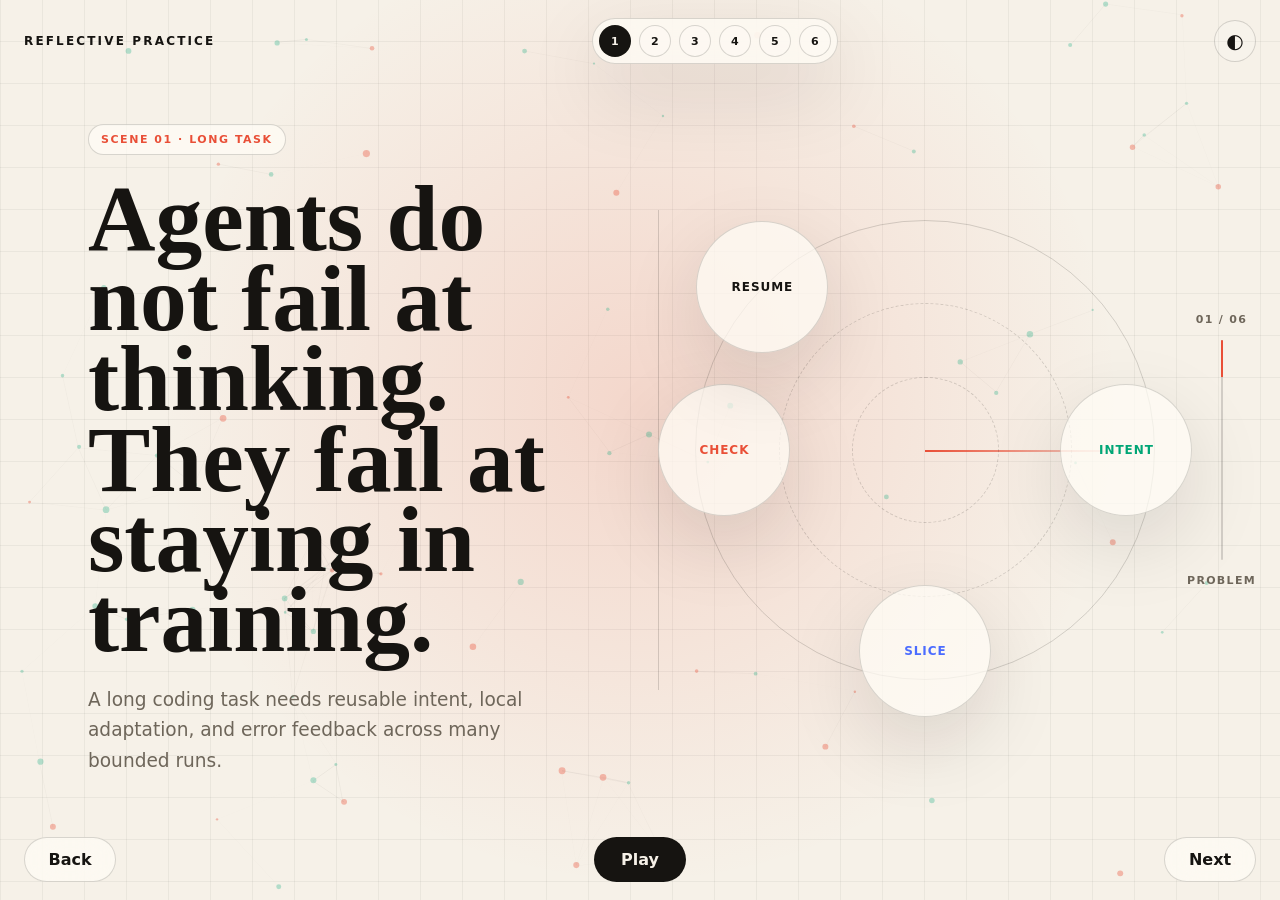
<file: 2practice-projects/live-loop-cinema/index.html>
<!doctype html>
<html lang="en">
  <head>
    <meta charset="UTF-8" />
    <meta name="viewport" content="width=device-width, initial-scale=1.0" />
    <title>Live Loop Cinema</title>
    <link rel="stylesheet" href="./styles.css" />
  </head>
  <body>
    <div id="deck" class="deck" tabindex="0" aria-label="Live Loop Cinema interactive deck">
      <canvas id="field" aria-hidden="true"></canvas>

      <header class="deck-top">
        <a href="../portfolio-resume/index.html" class="brand">Reflective Practice</a>
        <nav id="sceneNav" class="scene-nav" aria-label="Scene navigation"></nav>
        <button id="themeBtn" class="icon-btn" type="button" title="Switch visual mode" aria-label="Switch visual mode">◐</button>
      </header>

      <main id="sceneRoot" class="scene-root" aria-live="polite"></main>

      <aside class="side-rail" aria-label="Scene progress">
        <span id="sceneCount">01 / 06</span>
        <div class="rail-track"><span id="railProgress"></span></div>
        <span id="sceneMode">narrative</span>
      </aside>

      <footer class="deck-bottom">
        <button id="prevBtn" class="text-btn" type="button">Back</button>
        <button id="playBtn" class="text-btn primary" type="button">Play</button>
        <button id="nextBtn" class="text-btn" type="button">Next</button>
      </footer>
    </div>

    <script src="./app.js"></script>
  </body>
</html>
</file>
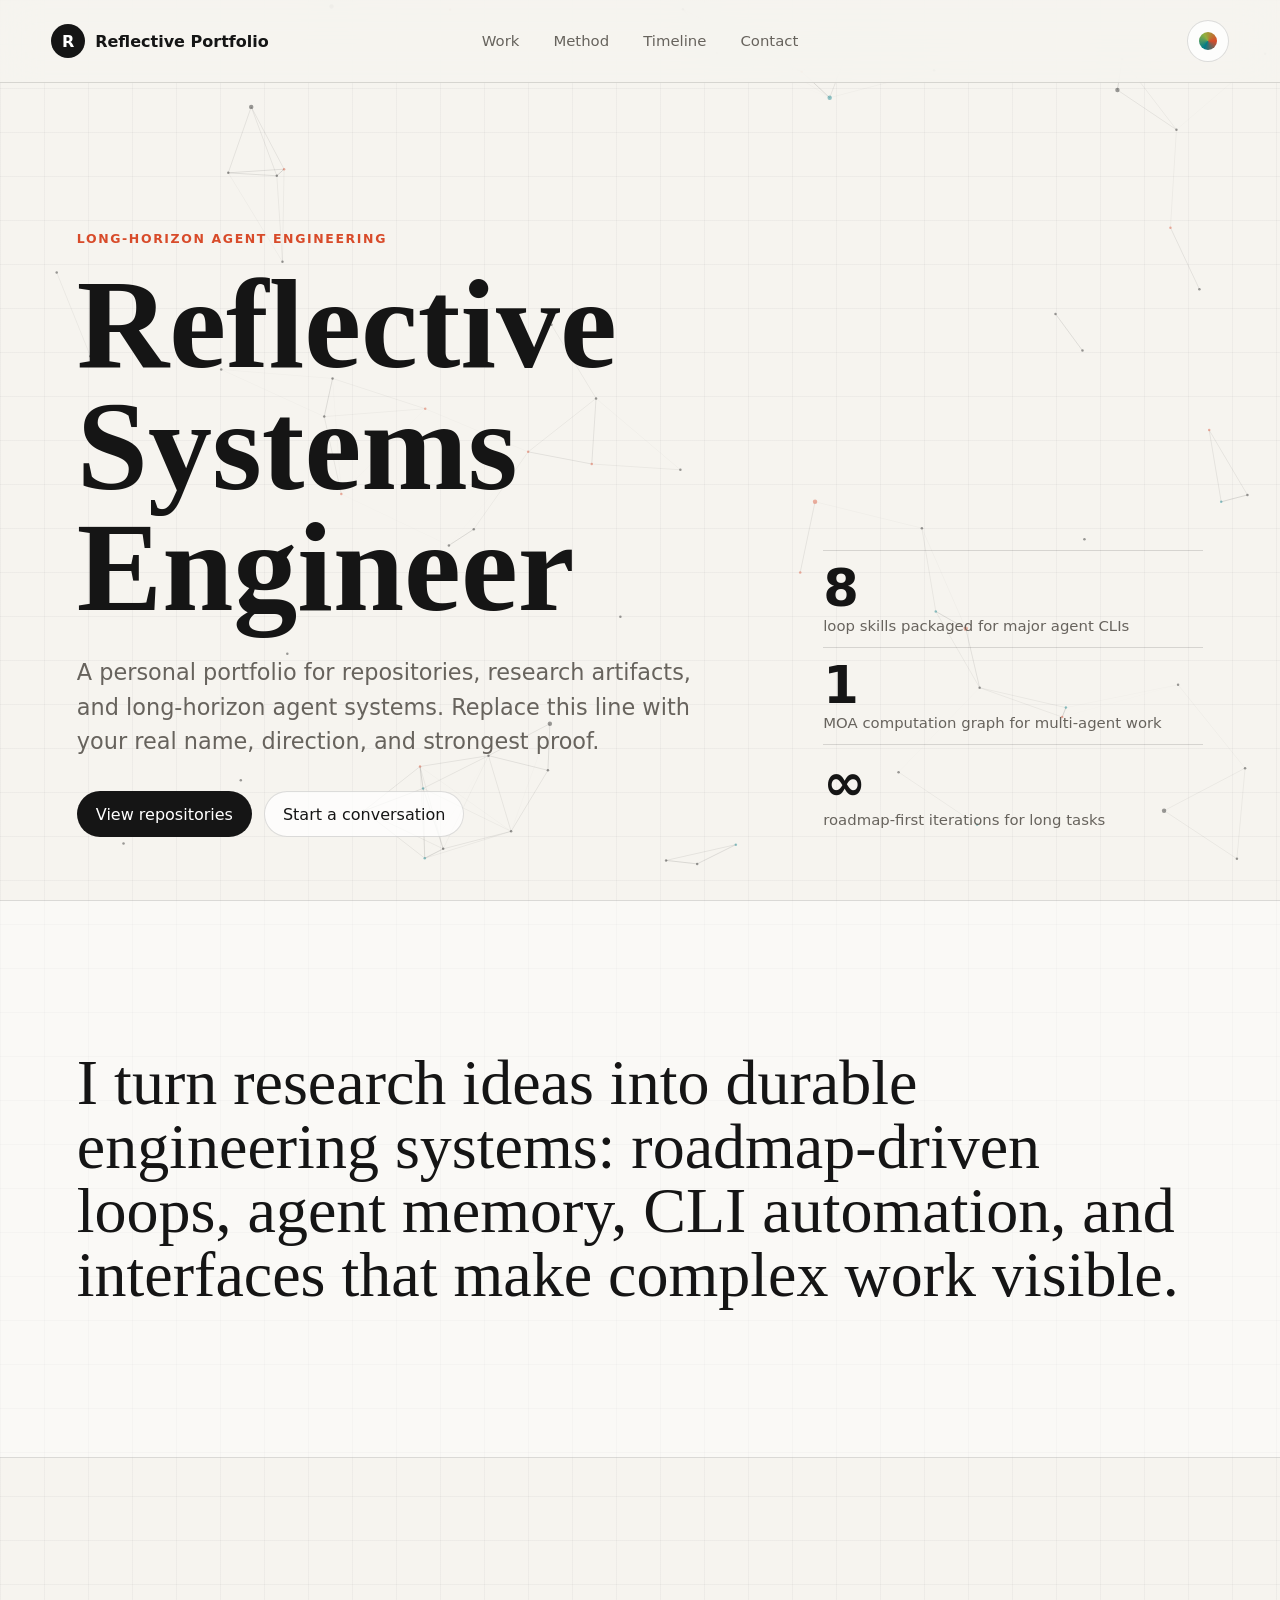
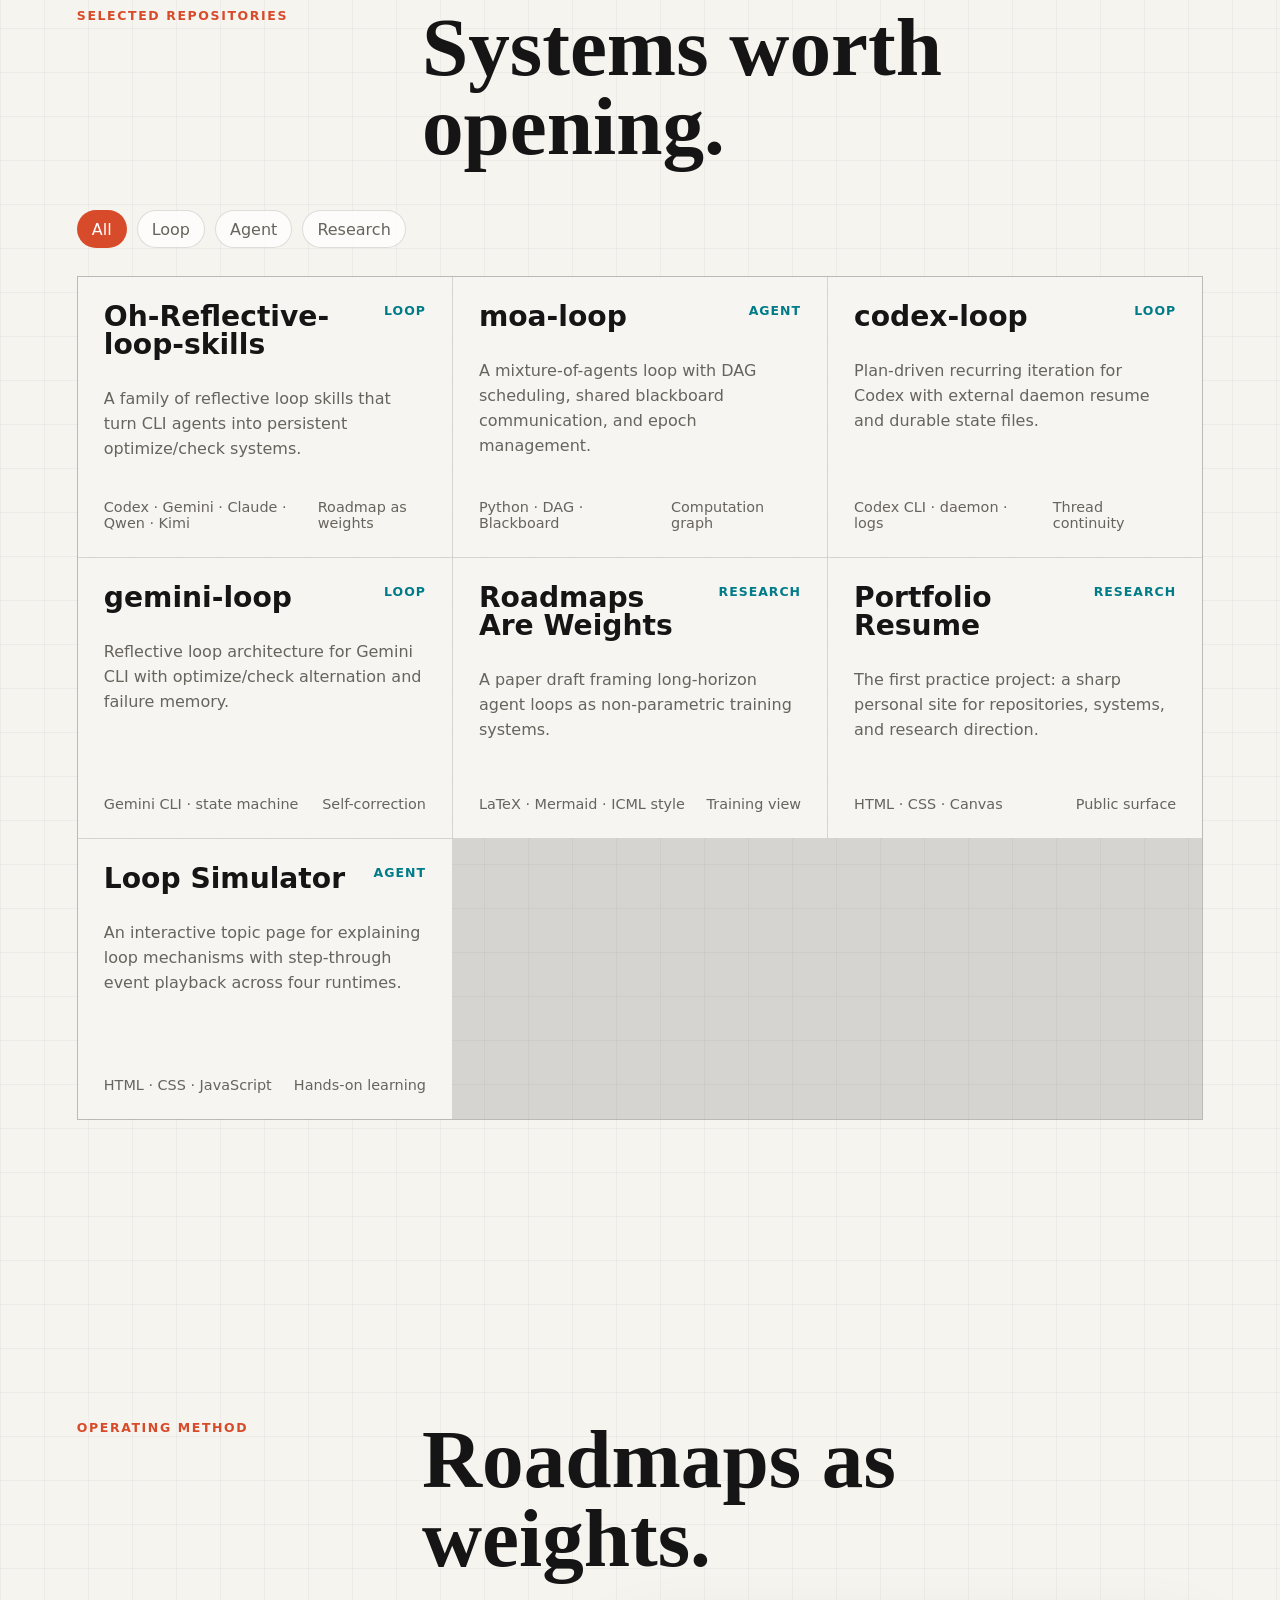
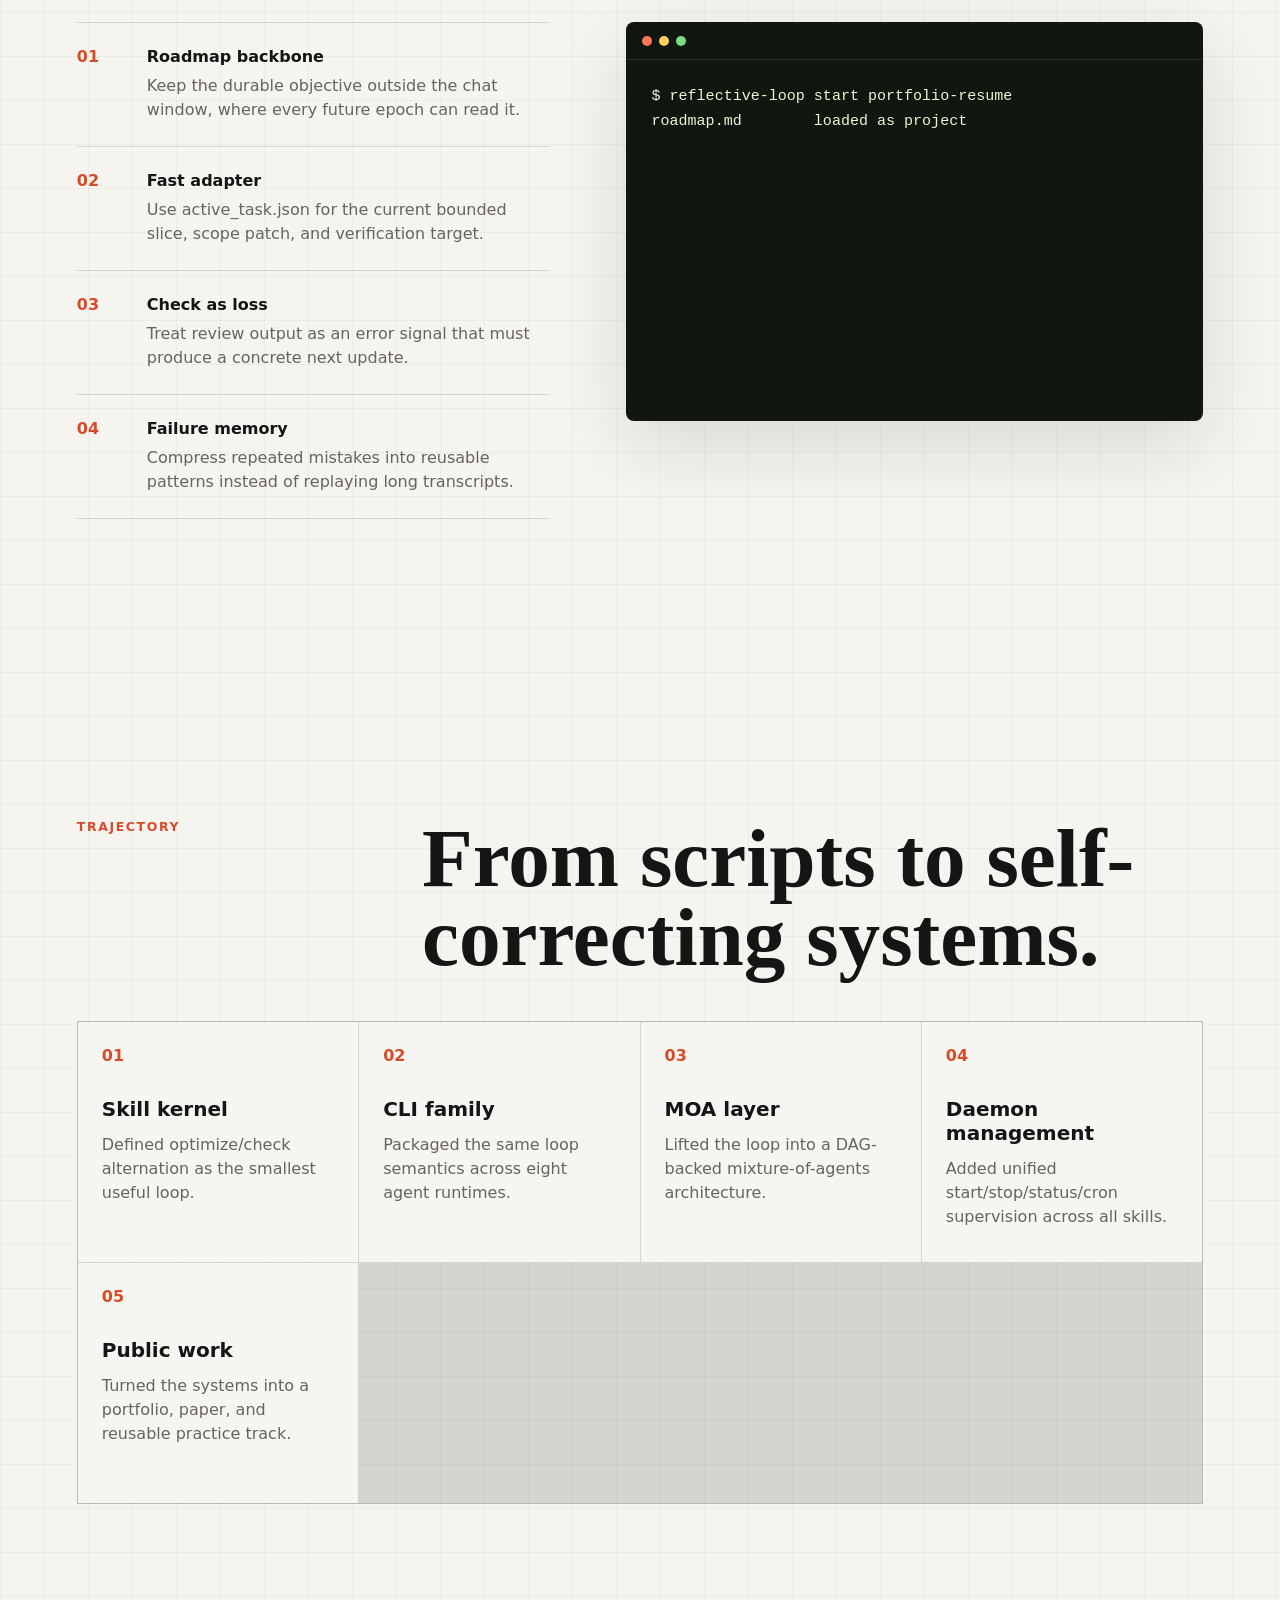
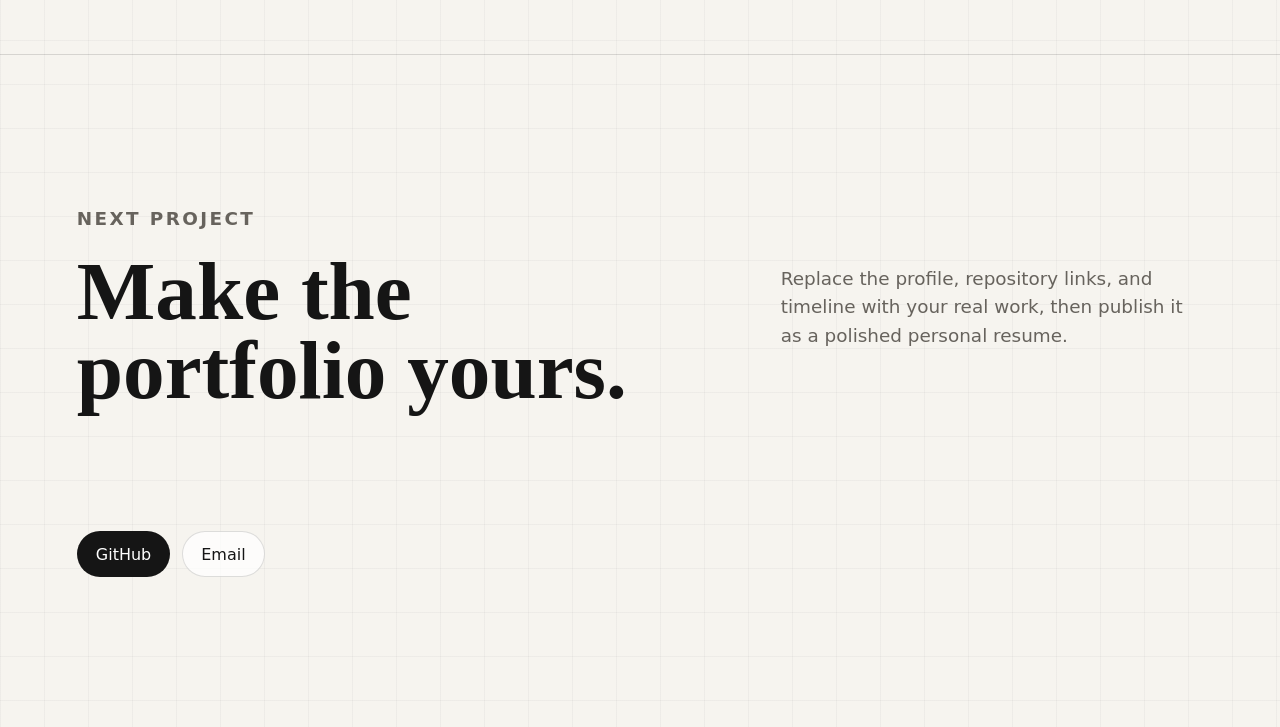
<file: 2practice-projects/portfolio-resume/index.html>
<!doctype html>
<html lang="en">
<head>
  <meta charset="utf-8">
  <meta name="viewport" content="width=device-width, initial-scale=1">
  <title>Reflective Portfolio</title>
  <meta name="description" content="Interactive portfolio and resume for agentic engineering projects.">
  <link rel="stylesheet" href="styles.css">
</head>
<body>
  <canvas id="field" aria-hidden="true"></canvas>

  <header class="topbar">
    <a class="mark" href="#home" aria-label="Reflective Portfolio home">
      <span class="mark__glyph">R</span>
      <span class="mark__text">Reflective Portfolio</span>
    </a>
    <nav class="nav" aria-label="Primary">
      <a href="#work">Work</a>
      <a href="#method">Method</a>
      <a href="#timeline">Timeline</a>
      <a href="#contact">Contact</a>
    </nav>
    <button class="icon-button" id="paletteToggle" type="button" aria-label="Change visual mode" title="Change visual mode">
      <span></span>
    </button>
  </header>

  <main>
    <section class="hero" id="home">
      <div class="hero__copy">
        <p class="kicker">Long-horizon agent engineering</p>
        <h1 id="profileName">Building reflective systems that keep working.</h1>
        <p class="hero__summary" id="profileSummary"></p>
        <div class="hero__actions">
          <a class="button button--primary" href="#work">View repositories</a>
          <a class="button button--ghost" href="#contact">Start a conversation</a>
        </div>
      </div>
      <div class="hero__metrics" id="heroMetrics" aria-label="Portfolio metrics"></div>
    </section>

    <section class="section intro-band" aria-label="Positioning">
      <p>
        I turn research ideas into durable engineering systems: roadmap-driven loops, agent memory, CLI automation, and interfaces that make complex work visible.
      </p>
    </section>

    <section class="section work" id="work">
      <div class="section__head">
        <p class="kicker">Selected repositories</p>
        <h2>Systems worth opening.</h2>
      </div>
      <div class="work__toolbar" aria-label="Project filters">
        <button class="filter is-active" type="button" data-filter="all">All</button>
        <button class="filter" type="button" data-filter="loop">Loop</button>
        <button class="filter" type="button" data-filter="agent">Agent</button>
        <button class="filter" type="button" data-filter="research">Research</button>
      </div>
      <div class="repo-grid" id="repoGrid"></div>
    </section>

    <section class="section method" id="method">
      <div class="section__head">
        <p class="kicker">Operating method</p>
        <h2>Roadmaps as weights.</h2>
      </div>
      <div class="method__layout">
        <ol class="method__steps" id="methodSteps"></ol>
        <div class="console" aria-label="Reflective loop console">
          <div class="console__bar">
            <span></span><span></span><span></span>
          </div>
          <pre id="consoleText"></pre>
        </div>
      </div>
    </section>

    <section class="section timeline" id="timeline">
      <div class="section__head">
        <p class="kicker">Trajectory</p>
        <h2>From scripts to self-correcting systems.</h2>
      </div>
      <div class="timeline__rail" id="timelineRail"></div>
    </section>

    <section class="section contact" id="contact">
      <div>
        <p class="kicker">Next project</p>
        <h2>Make the portfolio yours.</h2>
      </div>
      <p>
        Replace the profile, repository links, and timeline with your real work, then publish it as a polished personal resume.
      </p>
      <div class="contact__actions">
        <a class="button button--primary" id="githubLink" href="#" target="_blank" rel="noreferrer">GitHub</a>
        <a class="button button--ghost" id="emailLink" href="#">Email</a>
      </div>
    </section>
  </main>

  <script src="app.js"></script>
</body>
</html>
</file>
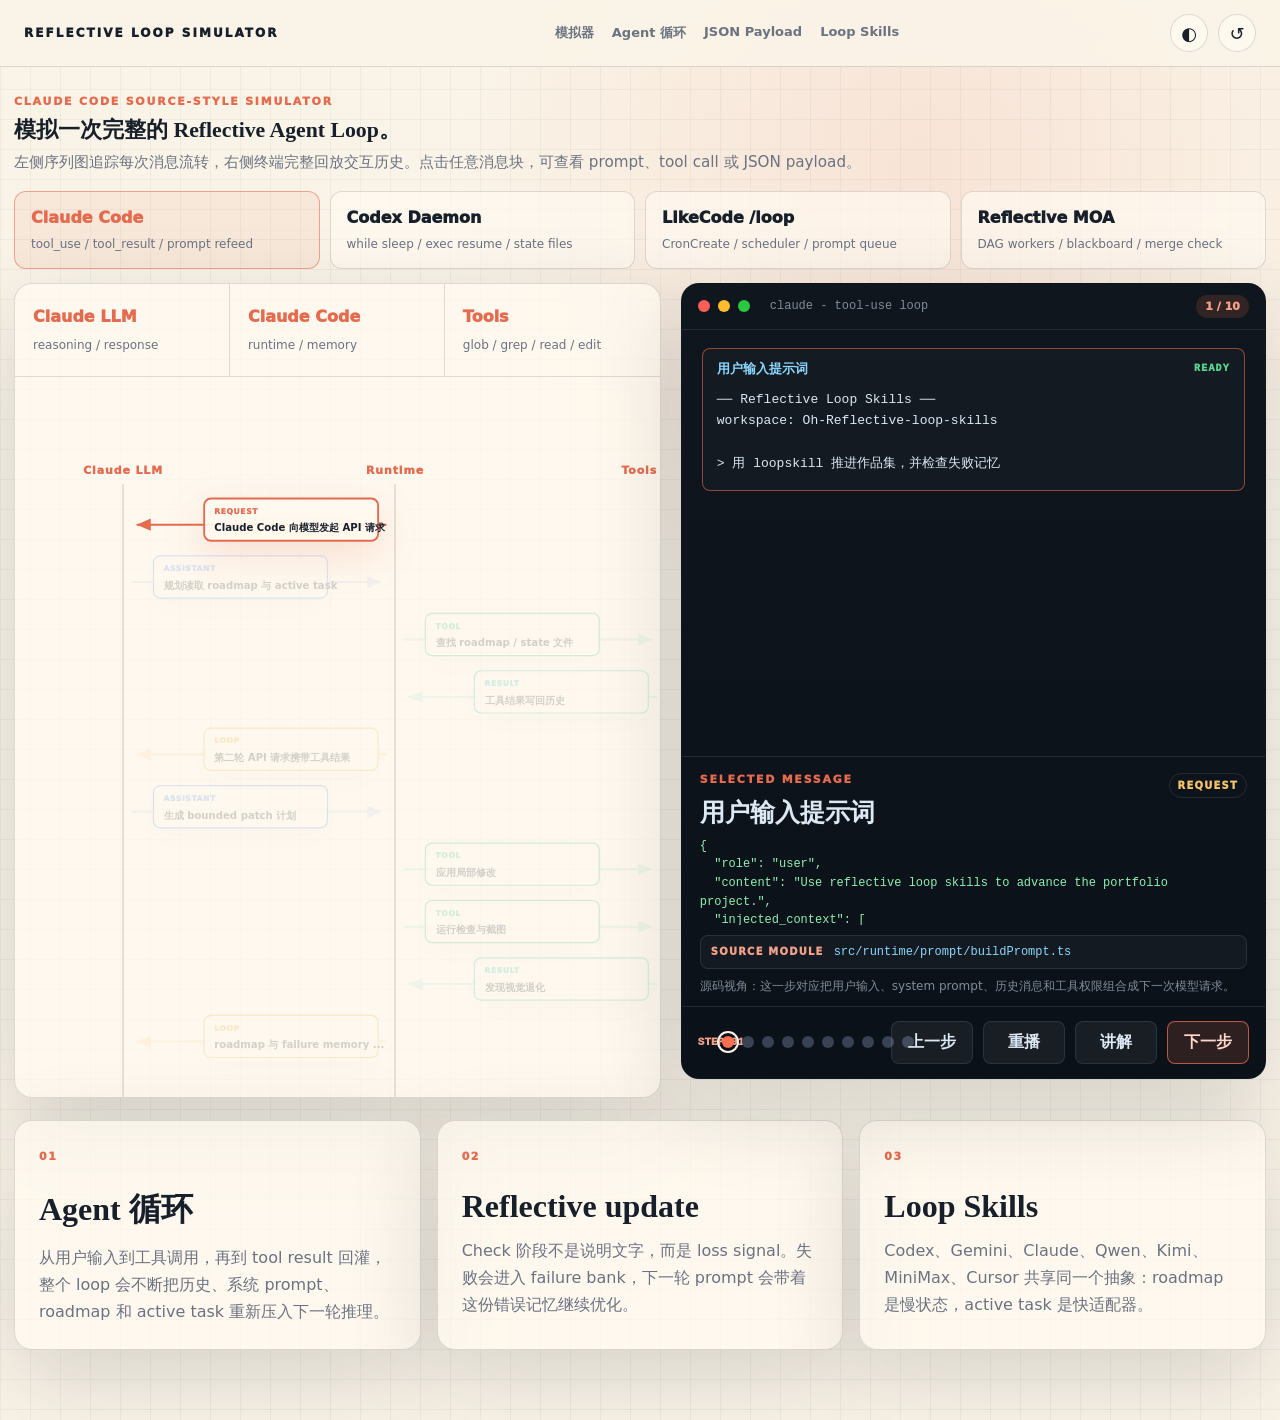
<file: 2practice-projects/reflective-loop-simulator/index.html>
<!doctype html>
<html lang="zh-CN">
  <head>
    <meta charset="UTF-8" />
    <meta name="viewport" content="width=device-width, initial-scale=1.0" />
    <title>Reflective Loop Simulator</title>
    <link rel="stylesheet" href="./styles.css" />
  </head>
  <body>
    <header class="topbar">
      <a class="brand" href="../portfolio-resume/index.html">Reflective Loop Simulator</a>
      <nav class="topic-nav" aria-label="Simulator topics">
        <a href="#simulator">模拟器</a>
        <a href="#agent-loop">Agent 循环</a>
        <a href="#payload">JSON Payload</a>
        <a href="#skills">Loop Skills</a>
      </nav>
      <div class="top-actions">
        <button id="themeBtn" class="icon-btn" type="button" title="切换终端亮度" aria-label="切换终端亮度">◐</button>
        <button id="resetBtn" class="icon-btn" type="button" title="重置模拟" aria-label="重置模拟">↺</button>
      </div>
    </header>

    <main class="page-shell">
      <section class="intro">
        <p class="eyebrow">Claude Code source-style simulator</p>
        <h1>模拟一次完整的 Reflective Agent Loop。</h1>
        <p>
          左侧序列图追踪每次消息流转，右侧终端完整回放交互历史。点击任意消息块，可查看 prompt、tool call 或 JSON payload。
        </p>
      </section>

      <section class="scenario-strip" aria-label="Scenario selection">
        <button class="scenario active" data-scenario="claude" type="button">
          <span>Claude Code</span>
          <small>tool_use / tool_result / prompt refeed</small>
        </button>
        <button class="scenario" data-scenario="codex" type="button">
          <span>Codex Daemon</span>
          <small>while sleep / exec resume / state files</small>
        </button>
        <button class="scenario" data-scenario="likecode" type="button">
          <span>LikeCode /loop</span>
          <small>CronCreate / scheduler / prompt queue</small>
        </button>
        <button class="scenario" data-scenario="moa" type="button">
          <span>Reflective MOA</span>
          <small>DAG workers / blackboard / merge check</small>
        </button>
      </section>

      <section id="simulator" class="sim-grid" aria-label="Reflective loop simulator">
        <article class="sequence-panel" aria-label="Sequence diagram">
          <div class="lane-head">
            <button class="lane active" data-focus="llm" type="button">
              <span>Claude LLM</span>
              <small>reasoning / response</small>
            </button>
            <button class="lane active" data-focus="code" type="button">
              <span>Claude Code</span>
              <small>runtime / memory</small>
            </button>
            <button class="lane active" data-focus="tools" type="button">
              <span>Tools</span>
              <small>glob / grep / read / edit</small>
            </button>
          </div>

          <div class="sequence-stage">
            <svg id="sequenceSvg" viewBox="0 0 900 900" role="img" aria-label="Agent loop sequence diagram"></svg>
          </div>
        </article>

        <article class="terminal-panel" aria-label="Terminal replay">
          <div class="terminal-chrome">
            <span class="dot red"></span>
            <span class="dot yellow"></span>
            <span class="dot green"></span>
            <span id="terminalTitle" class="terminal-title">claude — reflective-loop-simulator</span>
            <span id="terminalStep" class="terminal-step">1 / 12</span>
          </div>

          <div id="terminalLog" class="terminal-log" aria-live="polite"></div>

          <section id="payload" class="payload-drawer" aria-label="Selected payload">
            <div class="payload-head">
              <div>
                <p class="terminal-kicker">Selected Message</p>
                <h2 id="payloadTitle">User request</h2>
              </div>
              <span id="payloadKind">REQUEST</span>
            </div>
            <pre id="payloadBody"></pre>
            <div class="source-locator">
              <span>Source module</span>
              <code id="sourceModule">src/runtime/prompt/buildPrompt.ts</code>
            </div>
            <p id="teachingNote" class="teaching-note"></p>
          </section>

          <footer class="terminal-controls">
            <span id="stepLabel">STEP 01</span>
            <div id="stepDots" class="step-dots" aria-label="Step navigation"></div>
            <button id="prevBtn" class="control" type="button">上一步</button>
            <button id="replayBtn" class="control" type="button">重播</button>
            <button id="autoExplainBtn" class="control" type="button">讲解</button>
            <button id="nextBtn" class="control primary" type="button">下一步</button>
          </footer>
        </article>
      </section>

      <section id="agent-loop" class="chapter-grid">
        <article>
          <span>01</span>
          <h2>Agent 循环</h2>
          <p>从用户输入到工具调用，再到 tool result 回灌，整个 loop 会不断把历史、系统 prompt、roadmap 和 active task 重新压入下一轮推理。</p>
        </article>
        <article>
          <span>02</span>
          <h2>Reflective update</h2>
          <p>Check 阶段不是说明文字，而是 loss signal。失败会进入 failure bank，下一轮 prompt 会带着这份错误记忆继续优化。</p>
        </article>
        <article id="skills">
          <span>03</span>
          <h2>Loop Skills</h2>
          <p>Codex、Gemini、Claude、Qwen、Kimi、MiniMax、Cursor 共享同一个抽象：roadmap 是慢状态，active task 是快适配器。</p>
        </article>
      </section>
    </main>

    <script src="./app.js"></script>
  </body>
</html>
</file>
<file: 2practice-projects/live-loop-cinema/styles.css>
:root {
  color-scheme: light;
  --bg: #f6f1e8;
  --ink: #161411;
  --muted: #6e665a;
  --line: rgba(22, 20, 17, 0.16);
  --surface: rgba(255, 252, 246, 0.72);
  --accent: #e94f37;
  --accent-2: #00a676;
  --accent-3: #4b6cff;
  --shadow: 0 28px 80px rgba(22, 20, 17, 0.12);
  --font-display: Georgia, "Times New Roman", serif;
  --font-body: Inter, ui-sans-serif, system-ui, -apple-system, BlinkMacSystemFont, "Segoe UI", sans-serif;
}

[data-theme="studio"] {
  color-scheme: dark;
  --bg: #12100d;
  --ink: #fff7ec;
  --muted: #c7bca9;
  --line: rgba(255, 247, 236, 0.18);
  --surface: rgba(28, 24, 19, 0.72);
  --accent: #ff6a3d;
  --accent-2: #2ee59d;
  --accent-3: #89a2ff;
  --shadow: 0 28px 90px rgba(0, 0, 0, 0.28);
}

* {
  box-sizing: border-box;
}

html,
body {
  margin: 0;
  min-height: 100%;
  background: var(--bg);
  color: var(--ink);
  font-family: var(--font-body);
}

body {
  overflow: hidden;
}

button,
a {
  font: inherit;
}

.deck {
  position: relative;
  min-height: 100svh;
  overflow: hidden;
  background:
    linear-gradient(90deg, rgba(22, 20, 17, 0.05) 1px, transparent 1px),
    linear-gradient(0deg, rgba(22, 20, 17, 0.05) 1px, transparent 1px),
    radial-gradient(circle at var(--mx, 50%) var(--my, 45%), rgba(233, 79, 55, 0.16), transparent 30rem),
    var(--bg);
  background-size: 42px 42px, 42px 42px, auto, auto;
}

#field {
  position: absolute;
  inset: 0;
  width: 100%;
  height: 100%;
  opacity: 0.72;
}

.deck-top,
.deck-bottom {
  position: fixed;
  z-index: 10;
  left: 24px;
  right: 24px;
  display: flex;
  align-items: center;
  justify-content: space-between;
  pointer-events: none;
}

.deck-top {
  top: 18px;
}

.deck-bottom {
  bottom: 18px;
}

.brand,
.scene-nav,
.icon-btn,
.text-btn {
  pointer-events: auto;
}

.brand {
  color: var(--ink);
  text-decoration: none;
  font-size: 12px;
  font-weight: 900;
  letter-spacing: 0.18em;
  text-transform: uppercase;
}

.scene-nav {
  display: flex;
  gap: 8px;
  padding: 6px;
  border: 1px solid var(--line);
  border-radius: 999px;
  background: var(--surface);
  backdrop-filter: blur(18px);
  box-shadow: var(--shadow);
}

.scene-nav button,
.icon-btn,
.text-btn {
  border: 1px solid var(--line);
  color: var(--ink);
  background: rgba(255, 255, 255, 0.14);
  cursor: pointer;
  transition: transform 180ms ease, background 180ms ease, color 180ms ease;
}

.scene-nav button {
  width: 32px;
  height: 32px;
  border-radius: 50%;
  font-size: 11px;
  font-weight: 900;
}

.scene-nav button[aria-current="true"] {
  background: var(--ink);
  color: var(--bg);
}

.icon-btn {
  width: 42px;
  height: 42px;
  border-radius: 50%;
  font-size: 20px;
}

.text-btn {
  min-width: 92px;
  padding: 12px 18px;
  border-radius: 999px;
  background: var(--surface);
  backdrop-filter: blur(18px);
  font-weight: 850;
}

.text-btn.primary {
  background: var(--ink);
  color: var(--bg);
}

.scene-nav button:hover,
.icon-btn:hover,
.text-btn:hover {
  transform: translateY(-2px);
}

.scene-root {
  position: relative;
  z-index: 2;
  min-height: 100svh;
  display: grid;
  place-items: center;
  padding: 96px 88px;
}

.scene {
  width: min(1180px, 100%);
  min-height: min(660px, calc(100svh - 190px));
  display: grid;
  grid-template-columns: 0.96fr 1.04fr;
  align-items: center;
  gap: clamp(28px, 6vw, 84px);
  animation: sceneIn 620ms cubic-bezier(0.2, 0.85, 0.2, 1) both;
}

.scene-copy {
  display: grid;
  gap: 24px;
}

.kicker {
  width: max-content;
  padding: 8px 12px;
  border: 1px solid var(--line);
  border-radius: 999px;
  background: var(--surface);
  color: var(--accent);
  font-size: 11px;
  font-weight: 900;
  letter-spacing: 0.14em;
  text-transform: uppercase;
}

.scene h1 {
  margin: 0;
  max-width: 790px;
  font-family: var(--font-display);
  font-size: clamp(3.1rem, 7.3vw, 7.9rem);
  line-height: 0.86;
  letter-spacing: 0;
}

.scene p {
  margin: 0;
  max-width: 620px;
  color: var(--muted);
  font-size: clamp(1rem, 1.45vw, 1.28rem);
  line-height: 1.65;
}

.visual {
  position: relative;
  min-height: 480px;
  border-left: 1px solid var(--line);
  display: grid;
  place-items: center;
}

.loop-orbit {
  position: relative;
  width: min(460px, 80vw);
  aspect-ratio: 1;
  border: 1px solid var(--line);
  border-radius: 50%;
  animation: rotateSlow 18s linear infinite;
}

.loop-orbit::before,
.loop-orbit::after {
  content: "";
  position: absolute;
  inset: 18%;
  border: 1px dashed var(--line);
  border-radius: 50%;
}

.loop-orbit::after {
  inset: 34%;
}

.node {
  position: absolute;
  width: 132px;
  min-height: 132px;
  display: grid;
  place-items: center;
  padding: 16px;
  border-radius: 50%;
  background: var(--surface);
  border: 1px solid var(--line);
  box-shadow: var(--shadow);
  text-align: center;
  font-size: 12px;
  font-weight: 900;
  text-transform: uppercase;
  letter-spacing: 0.08em;
  animation: counterRotate 18s linear infinite;
}

.node:nth-child(1) { top: -38px; left: calc(50% - 66px); color: var(--accent); }
.node:nth-child(2) { top: calc(50% - 66px); right: -38px; color: var(--accent-2); }
.node:nth-child(3) { bottom: -38px; left: calc(50% - 66px); color: var(--accent-3); }
.node:nth-child(4) { top: calc(50% - 66px); left: -38px; color: var(--accent); }

.pulse-line {
  position: absolute;
  left: 50%;
  top: 50%;
  width: 48%;
  height: 2px;
  transform-origin: left center;
  background: linear-gradient(90deg, var(--accent), transparent);
  animation: pulseSpin 4s linear infinite;
}

.side-rail {
  position: fixed;
  z-index: 8;
  right: 24px;
  top: 50%;
  transform: translateY(-50%);
  display: grid;
  justify-items: center;
  gap: 14px;
  color: var(--muted);
  font-size: 11px;
  font-weight: 900;
  letter-spacing: 0.12em;
  text-transform: uppercase;
}

.rail-track {
  width: 2px;
  height: 220px;
  background: var(--line);
  border-radius: 999px;
  overflow: hidden;
}

#railProgress {
  display: block;
  width: 100%;
  height: 16%;
  background: var(--accent);
  transition: height 360ms ease;
}

@keyframes sceneIn {
  from { opacity: 0; transform: translateY(18px) scale(0.985); }
  to { opacity: 1; transform: translateY(0) scale(1); }
}

@keyframes rotateSlow {
  to { transform: rotate(360deg); }
}

@keyframes counterRotate {
  to { transform: rotate(-360deg); }
}

@keyframes pulseSpin {
  to { transform: rotate(360deg); }
}

@media (max-width: 900px) {
  body {
    overflow: auto;
  }

  .deck {
    min-height: 100vh;
  }

  .deck-top {
    left: 14px;
    right: 14px;
  }

  .brand {
    max-width: 150px;
  }

  .scene-nav {
    gap: 3px;
  }

  .scene-nav button {
    width: 27px;
    height: 27px;
  }

  .scene-root {
    padding: 96px 20px 116px;
    align-items: start;
  }

  .scene {
    grid-template-columns: 1fr;
    min-height: auto;
  }

  .visual {
    min-height: 300px;
    border-left: 0;
    border-top: 1px solid var(--line);
    padding-top: 32px;
  }

  .node {
    width: 96px;
    min-height: 96px;
    font-size: 10px;
  }

  .node:nth-child(1) { top: -30px; left: calc(50% - 48px); }
  .node:nth-child(2) { top: calc(50% - 48px); right: -30px; }
  .node:nth-child(3) { bottom: -30px; left: calc(50% - 48px); }
  .node:nth-child(4) { top: calc(50% - 48px); left: -30px; }

  .side-rail {
    display: none;
  }
}

@media (prefers-reduced-motion: reduce) {
  *,
  *::before,
  *::after {
    animation-duration: 1ms !important;
    transition-duration: 1ms !important;
  }
}
</file>
<file: 2practice-projects/portfolio-resume/styles.css>
:root {
  --bg: #f6f4ef;
  --ink: #151515;
  --muted: #67635d;
  --line: rgba(21, 21, 21, 0.14);
  --panel: rgba(255, 255, 255, 0.72);
  --accent: #d84b2a;
  --accent-2: #007c89;
  --accent-3: #92b23e;
  --shadow: 0 24px 80px rgba(19, 23, 28, 0.12);
  --radius: 8px;
}

* {
  box-sizing: border-box;
}

html {
  scroll-behavior: smooth;
}

body {
  margin: 0;
  color: var(--ink);
  background:
    linear-gradient(90deg, rgba(21, 21, 21, 0.035) 1px, transparent 1px),
    linear-gradient(rgba(21, 21, 21, 0.035) 1px, transparent 1px),
    var(--bg);
  background-size: 44px 44px;
  font-family: Inter, ui-sans-serif, system-ui, -apple-system, BlinkMacSystemFont, "Segoe UI", sans-serif;
  letter-spacing: 0;
  overflow-x: hidden;
}

body.mode-night {
  --bg: #10130f;
  --ink: #f3f0e7;
  --muted: #b3afa4;
  --line: rgba(243, 240, 231, 0.16);
  --panel: rgba(20, 24, 19, 0.76);
  --accent: #ff7658;
  --accent-2: #3bc6c0;
  --accent-3: #c4d65b;
  --shadow: 0 24px 80px rgba(0, 0, 0, 0.36);
}

a {
  color: inherit;
  text-decoration: none;
}

button {
  font: inherit;
}

#field {
  position: fixed;
  inset: 0;
  width: 100%;
  height: 100%;
  z-index: -1;
  pointer-events: none;
}

.topbar {
  position: fixed;
  z-index: 20;
  top: 0;
  left: 0;
  right: 0;
  display: grid;
  grid-template-columns: 1fr auto 1fr;
  align-items: center;
  gap: 24px;
  padding: 20px clamp(18px, 4vw, 56px);
  background: color-mix(in srgb, var(--bg) 82%, transparent);
  border-bottom: 1px solid var(--line);
  backdrop-filter: blur(18px);
}

.mark {
  display: inline-flex;
  align-items: center;
  gap: 10px;
  font-weight: 760;
  width: fit-content;
}

.mark__glyph {
  display: grid;
  place-items: center;
  width: 34px;
  height: 34px;
  color: #fff;
  background: var(--ink);
  border-radius: 50%;
}

.nav {
  display: flex;
  align-items: center;
  gap: clamp(14px, 3vw, 34px);
  color: var(--muted);
  font-size: 0.93rem;
}

.nav a {
  transition: color 180ms ease;
}

.nav a:hover {
  color: var(--ink);
}

.icon-button {
  justify-self: end;
  display: grid;
  place-items: center;
  width: 42px;
  height: 42px;
  border: 1px solid var(--line);
  border-radius: 50%;
  background: var(--panel);
  cursor: pointer;
}

.icon-button span {
  width: 18px;
  height: 18px;
  border-radius: 50%;
  background: conic-gradient(from 90deg, var(--accent), var(--accent-2), var(--accent-3), var(--accent));
}

.hero {
  min-height: 100svh;
  display: grid;
  grid-template-columns: minmax(0, 1fr) minmax(250px, 380px);
  align-items: end;
  gap: clamp(28px, 7vw, 96px);
  padding: 132px clamp(20px, 6vw, 82px) 7svh;
}

.hero__copy {
  max-width: 920px;
}

.kicker {
  margin: 0 0 18px;
  color: var(--accent);
  font-size: 0.78rem;
  font-weight: 820;
  letter-spacing: 0.13em;
  text-transform: uppercase;
}

h1,
h2 {
  margin: 0;
  max-width: 1020px;
  font-family: ui-serif, Georgia, Cambria, "Times New Roman", serif;
  font-weight: 760;
  letter-spacing: 0;
  line-height: 0.95;
}

h1 {
  font-size: clamp(3.45rem, 10vw, 9.4rem);
}

h2 {
  font-size: clamp(2.4rem, 6.5vw, 6rem);
}

.hero__summary {
  max-width: 680px;
  margin: 26px 0 0;
  color: var(--muted);
  font-size: clamp(1.05rem, 1.8vw, 1.4rem);
  line-height: 1.55;
}

.hero__actions,
.contact__actions {
  display: flex;
  flex-wrap: wrap;
  gap: 12px;
  margin-top: 32px;
}

.button {
  display: inline-flex;
  align-items: center;
  justify-content: center;
  min-height: 46px;
  padding: 0 18px;
  border-radius: 999px;
  border: 1px solid var(--line);
  transition: transform 180ms ease, background 180ms ease, color 180ms ease;
}

.button:hover {
  transform: translateY(-2px);
}

.button--primary {
  color: #fff;
  background: var(--ink);
}

.button--ghost {
  background: var(--panel);
}

.hero__metrics {
  align-self: end;
  display: grid;
  gap: 12px;
  padding-bottom: 8px;
}

.metric {
  border-top: 1px solid var(--line);
  padding-top: 14px;
}

.metric strong {
  display: block;
  font-size: clamp(2rem, 4vw, 3.6rem);
  line-height: 0.9;
}

.metric span {
  display: block;
  margin-top: 6px;
  color: var(--muted);
  font-size: 0.93rem;
}

.section {
  padding: clamp(70px, 12vw, 150px) clamp(20px, 6vw, 82px);
}

.intro-band {
  min-height: 52svh;
  display: flex;
  align-items: center;
  border-top: 1px solid var(--line);
  border-bottom: 1px solid var(--line);
  background: color-mix(in srgb, var(--panel) 60%, transparent);
}

.intro-band p {
  width: min(1120px, 100%);
  margin: 0;
  font-family: ui-serif, Georgia, Cambria, "Times New Roman", serif;
  font-size: clamp(2rem, 5vw, 5.6rem);
  line-height: 1;
}

.section__head {
  display: grid;
  grid-template-columns: minmax(180px, 0.36fr) minmax(0, 1fr);
  gap: clamp(20px, 5vw, 80px);
  align-items: start;
  margin-bottom: 44px;
}

.work__toolbar {
  display: flex;
  flex-wrap: wrap;
  gap: 10px;
  margin-bottom: 28px;
}

.filter {
  min-height: 38px;
  padding: 0 14px;
  border: 1px solid var(--line);
  border-radius: 999px;
  color: var(--muted);
  background: var(--panel);
  cursor: pointer;
}

.filter.is-active {
  color: #fff;
  background: var(--accent);
  border-color: transparent;
}

.repo-grid {
  display: grid;
  grid-template-columns: repeat(3, minmax(0, 1fr));
  gap: 1px;
  background: var(--line);
  border: 1px solid var(--line);
}

.repo {
  min-height: 280px;
  display: flex;
  flex-direction: column;
  justify-content: space-between;
  padding: 26px;
  background: color-mix(in srgb, var(--bg) 88%, white 12%);
  transition: transform 220ms ease, background 220ms ease;
}

body.mode-night .repo {
  background: color-mix(in srgb, var(--bg) 88%, black 12%);
}

.repo:hover {
  transform: translateY(-6px);
  background: var(--panel);
}

.repo__top {
  display: flex;
  align-items: start;
  justify-content: space-between;
  gap: 18px;
}

.repo h3 {
  margin: 0;
  font-size: clamp(1.35rem, 2.2vw, 2rem);
  line-height: 1;
}

.repo__tag {
  color: var(--accent-2);
  font-size: 0.78rem;
  font-weight: 780;
  letter-spacing: 0.08em;
  text-transform: uppercase;
}

.repo p {
  margin: 28px 0;
  color: var(--muted);
  line-height: 1.55;
}

.repo__meta {
  display: flex;
  justify-content: space-between;
  gap: 16px;
  color: var(--muted);
  font-size: 0.9rem;
}

.method__layout {
  display: grid;
  grid-template-columns: minmax(280px, 0.82fr) minmax(280px, 1fr);
  gap: clamp(28px, 6vw, 82px);
  align-items: start;
}

.method__steps {
  margin: 0;
  padding: 0;
  list-style: none;
  counter-reset: step;
  border-top: 1px solid var(--line);
}

.method__steps li {
  counter-increment: step;
  display: grid;
  grid-template-columns: 52px 1fr;
  gap: 18px;
  padding: 24px 0;
  border-bottom: 1px solid var(--line);
}

.method__steps li::before {
  content: counter(step, decimal-leading-zero);
  color: var(--accent);
  font-weight: 800;
}

.method__steps strong {
  display: block;
  margin-bottom: 8px;
}

.method__steps span {
  color: var(--muted);
  line-height: 1.5;
}

.console {
  position: sticky;
  top: 110px;
  overflow: hidden;
  border: 1px solid var(--line);
  border-radius: var(--radius);
  background: #111611;
  color: #e8f7d5;
  box-shadow: var(--shadow);
}

.console__bar {
  display: flex;
  gap: 7px;
  padding: 13px 15px;
  border-bottom: 1px solid rgba(255, 255, 255, 0.12);
}

.console__bar span {
  width: 10px;
  height: 10px;
  border-radius: 50%;
  background: #ff7658;
}

.console__bar span:nth-child(2) {
  background: #ffcf5a;
}

.console__bar span:nth-child(3) {
  background: #7bdc83;
}

.console pre {
  min-height: 360px;
  margin: 0;
  padding: 24px;
  white-space: pre-wrap;
  line-height: 1.65;
  font-size: 0.94rem;
}

.timeline__rail {
  display: grid;
  grid-template-columns: repeat(4, minmax(0, 1fr));
  gap: 1px;
  background: var(--line);
  border: 1px solid var(--line);
}

.moment {
  min-height: 240px;
  padding: 24px;
  background: color-mix(in srgb, var(--bg) 88%, white 12%);
}

body.mode-night .moment {
  background: color-mix(in srgb, var(--bg) 88%, black 12%);
}

.moment time {
  display: block;
  color: var(--accent);
  font-weight: 800;
  margin-bottom: 32px;
}

.moment h3 {
  margin: 0 0 12px;
  font-size: 1.25rem;
}

.moment p {
  margin: 0;
  color: var(--muted);
  line-height: 1.5;
}

.contact {
  min-height: 68svh;
  display: grid;
  grid-template-columns: minmax(0, 0.8fr) minmax(280px, 0.55fr);
  gap: clamp(28px, 7vw, 90px);
  align-items: center;
  border-top: 1px solid var(--line);
}

.contact p {
  max-width: 540px;
  color: var(--muted);
  font-size: 1.15rem;
  line-height: 1.55;
}

.is-hidden {
  display: none;
}

.reveal {
  opacity: 1;
  transform: translateY(0);
  transition: opacity 620ms ease, transform 620ms ease;
}

.reveal.is-visible {
  opacity: 1;
  transform: translateY(0);
}

@media (max-width: 920px) {
  .topbar {
    grid-template-columns: 1fr auto;
  }

  .nav {
    display: none;
  }

  .hero,
  .method__layout,
  .contact {
    grid-template-columns: 1fr;
  }

  .hero {
    align-items: end;
  }

  .hero__metrics {
    grid-template-columns: repeat(3, minmax(0, 1fr));
  }

  .section__head {
    grid-template-columns: 1fr;
  }

  .repo-grid,
  .timeline__rail {
    grid-template-columns: 1fr;
  }

  .console {
    position: relative;
    top: auto;
  }
}

@media (max-width: 560px) {
  .topbar {
    padding: 14px 16px;
  }

  .mark__text {
    display: none;
  }

  .hero {
    padding: 104px 18px 48px;
  }

  .hero__metrics {
    grid-template-columns: 1fr;
  }

  .section {
    padding-left: 18px;
    padding-right: 18px;
  }
}
</file>
<file: 2practice-projects/reflective-loop-simulator/styles.css>
:root {
  color-scheme: light;
  --bg: #faf4e8;
  --paper: #fffaf0;
  --ink: #17202a;
  --muted: #6b7280;
  --line: rgba(23, 32, 42, 0.14);
  --line-strong: rgba(23, 32, 42, 0.24);
  --terminal: #10161d;
  --terminal-2: #0b1118;
  --terminal-line: rgba(184, 202, 222, 0.12);
  --terminal-text: #dce8f3;
  --terminal-muted: #7f8c99;
  --request: #e56b4f;
  --assistant: #3b82f6;
  --tool: #10b981;
  --loop: #f59e0b;
  --result: #14b8a6;
  --shadow: 0 28px 90px rgba(27, 34, 43, 0.16);
  --radius: 18px;
  font-family: Inter, ui-sans-serif, system-ui, -apple-system, BlinkMacSystemFont, "Segoe UI", sans-serif;
}

[data-theme="bright"] {
  --terminal: #f8fafc;
  --terminal-2: #eef3f8;
  --terminal-line: rgba(23, 32, 42, 0.13);
  --terminal-text: #152033;
  --terminal-muted: #64748b;
}

* {
  box-sizing: border-box;
}

html {
  scroll-behavior: smooth;
}

body {
  margin: 0;
  min-height: 100%;
  background:
    linear-gradient(90deg, rgba(23, 32, 42, 0.045) 1px, transparent 1px),
    linear-gradient(0deg, rgba(23, 32, 42, 0.045) 1px, transparent 1px),
    radial-gradient(circle at 72% 12%, rgba(229, 107, 79, 0.12), transparent 30rem),
    var(--bg);
  background-size: 30px 30px, 30px 30px, auto, auto;
  color: var(--ink);
}

button,
a {
  font: inherit;
}

.topbar {
  position: sticky;
  top: 0;
  z-index: 30;
  display: grid;
  grid-template-columns: 260px 1fr auto;
  gap: 20px;
  align-items: center;
  padding: 14px 24px;
  border-bottom: 1px solid var(--line);
  background: rgba(250, 244, 232, 0.82);
  backdrop-filter: blur(18px);
}

.brand,
.topic-nav a {
  color: var(--ink);
  text-decoration: none;
}

.brand {
  font-size: 12px;
  font-weight: 950;
  letter-spacing: 0.17em;
  text-transform: uppercase;
}

.topic-nav {
  display: flex;
  justify-content: center;
  gap: 18px;
}

.topic-nav a {
  color: var(--muted);
  font-size: 13px;
  font-weight: 800;
}

.top-actions {
  display: flex;
  gap: 10px;
}

.icon-btn,
.lane,
.scenario,
.control {
  border: 1px solid var(--line);
  background: rgba(255, 250, 240, 0.76);
  color: var(--ink);
  cursor: pointer;
  transition: transform 170ms ease, border-color 170ms ease, background 170ms ease;
}

.icon-btn {
  width: 38px;
  height: 38px;
  border-radius: 999px;
  font-size: 18px;
}

.page-shell {
  width: min(1500px, calc(100% - 28px));
  margin: 0 auto;
  padding: 18px 0 70px;
}

.intro {
  display: block;
  max-width: 1200px;
  padding: 10px 0 16px;
}

.eyebrow,
.terminal-kicker {
  margin: 0 0 10px;
  color: var(--request);
  font-size: 11px;
  font-weight: 950;
  letter-spacing: 0.16em;
  text-transform: uppercase;
}

.intro h1 {
  max-width: none;
  margin: 0 0 6px;
  font-family: Georgia, "Times New Roman", serif;
  font-size: clamp(1.18rem, 1.7vw, 1.55rem);
  line-height: 1.18;
  letter-spacing: 0;
}

.intro p:last-child {
  max-width: 1180px;
  margin: 0;
  color: var(--muted);
  font-size: clamp(0.95rem, 1.18vw, 1.08rem);
  line-height: 1.65;
}

.scenario-strip {
  display: grid;
  grid-template-columns: repeat(4, 1fr);
  gap: 10px;
  margin: 0 0 14px;
}

.scenario {
  min-height: 78px;
  padding: 14px 16px;
  border-radius: 12px;
  text-align: left;
  background: rgba(255, 250, 240, 0.68);
}

.scenario span {
  display: block;
  margin-bottom: 6px;
  font-weight: 950;
}

.scenario small {
  color: var(--muted);
  font-size: 12px;
  line-height: 1.35;
}

.scenario.active {
  border-color: rgba(229, 107, 79, 0.56);
  background: rgba(229, 107, 79, 0.09);
}

.scenario.active span {
  color: var(--request);
}

.sim-grid {
  display: grid;
  grid-template-columns: minmax(640px, 1.05fr) minmax(560px, 0.95fr);
  gap: 20px;
  align-items: stretch;
}

.sequence-panel,
.terminal-panel,
.chapter-grid article {
  border: 1px solid var(--line);
  border-radius: var(--radius);
  box-shadow: var(--shadow);
}

.sequence-panel {
  min-height: 720px;
  background: rgba(255, 250, 240, 0.74);
  overflow: hidden;
}

.lane-head {
  display: grid;
  grid-template-columns: repeat(3, 1fr);
  border-bottom: 1px solid var(--line);
}

.lane {
  min-height: 92px;
  padding: 18px;
  border-width: 0 1px 0 0;
  text-align: left;
  background: transparent;
}

.lane:last-child {
  border-right: 0;
}

.lane span {
  display: block;
  margin-bottom: 8px;
  font-weight: 950;
}

.lane small {
  color: var(--muted);
  font-size: 12px;
}

.lane.active span {
  color: var(--request);
}

.sequence-stage {
  height: 720px;
  overflow: auto;
  overscroll-behavior: contain;
}

#sequenceSvg {
  display: block;
  width: 100%;
  min-width: 760px;
  height: 900px;
}

.lane-line {
  stroke: rgba(23, 32, 42, 0.13);
  stroke-width: 2;
}

.lane-title {
  font-size: 13px;
  font-weight: 950;
  letter-spacing: 0.08em;
}

.message-line {
  stroke-width: 2.4;
  marker-end: url(#arrow);
  opacity: 0.38;
}

.message-line.visible {
  opacity: 1;
}

.message-block {
  cursor: pointer;
}

.message-card {
  fill: rgba(255, 250, 240, 0.92);
  stroke-width: 1.4;
  rx: 8;
  filter: drop-shadow(0 14px 18px rgba(23, 32, 42, 0.08));
}

.message-card.active {
  stroke-width: 2.2;
  filter: drop-shadow(0 16px 22px rgba(229, 107, 79, 0.18));
}

.message-block.explaining .message-card {
  animation: explainPulse 900ms ease-in-out infinite;
}

.message-kicker {
  font-size: 9px;
  font-weight: 950;
  letter-spacing: 0.08em;
  text-transform: uppercase;
}

.message-label {
  fill: var(--ink);
  font-size: 12px;
  font-weight: 900;
}

.terminal-panel {
  position: sticky;
  top: 82px;
  height: calc(100vh - 104px);
  min-height: 720px;
  display: grid;
  grid-template-rows: auto minmax(0, 1fr) 250px auto;
  overflow: hidden;
  background: linear-gradient(180deg, var(--terminal) 0%, var(--terminal-2) 100%);
  color: var(--terminal-text);
}

.terminal-chrome {
  display: flex;
  align-items: center;
  gap: 8px;
  height: 46px;
  padding: 0 16px;
  border-bottom: 1px solid var(--terminal-line);
}

.dot {
  width: 12px;
  height: 12px;
  border-radius: 50%;
}

.red { background: #ff5f56; }
.yellow { background: #ffbd2e; }
.green { background: #27c93f; }

.terminal-title {
  margin-left: 12px;
  color: var(--terminal-muted);
  font-family: "SFMono-Regular", Consolas, "Liberation Mono", monospace;
  font-size: 12px;
}

.terminal-step {
  margin-left: auto;
  padding: 5px 9px;
  border-radius: 999px;
  background: rgba(229, 107, 79, 0.16);
  color: #f2a188;
  font-size: 11px;
  font-weight: 950;
}

.terminal-log {
  min-height: 0;
  padding: 18px 20px 20px;
  overflow: auto;
  border-bottom: 1px solid var(--terminal-line);
}

.term-entry {
  position: relative;
  margin-bottom: 11px;
  border: 1px solid var(--terminal-line);
  border-radius: 8px;
  background: rgba(255, 255, 255, 0.025);
  overflow: hidden;
  animation: entryIn 260ms ease both;
}

.term-entry.active {
  border-color: rgba(229, 107, 79, 0.58);
}

.term-head {
  display: flex;
  align-items: center;
  gap: 8px;
  padding: 11px 14px;
  color: #8ad7ff;
  font-family: "SFMono-Regular", Consolas, "Liberation Mono", monospace;
  font-size: 13px;
  font-weight: 850;
}

.term-status {
  margin-left: auto;
  color: #58d68d;
  font-size: 10px;
  font-weight: 950;
  letter-spacing: 0.12em;
}

.term-body {
  margin: 0;
  padding: 0 14px 15px;
  color: var(--terminal-text);
  font-family: "SFMono-Regular", Consolas, "Liberation Mono", monospace;
  font-size: 13px;
  line-height: 1.65;
  white-space: pre-wrap;
}

.payload-drawer {
  min-height: 0;
  padding: 16px 18px;
  border-bottom: 1px solid var(--terminal-line);
  overflow: hidden;
}

.payload-head {
  display: flex;
  justify-content: space-between;
  gap: 16px;
  align-items: start;
}

.payload-head h2 {
  margin: 0 0 8px;
  font-family: Georgia, "Times New Roman", serif;
  font-size: 1.55rem;
  color: var(--terminal-text);
}

#payloadKind {
  flex: 0 0 auto;
  padding: 6px 8px;
  border-radius: 999px;
  border: 1px solid var(--terminal-line);
  color: #f5c36a;
  font-size: 10px;
  font-weight: 950;
  letter-spacing: 0.12em;
}

#payloadBody {
  height: 88px;
  margin: 0;
  overflow: auto;
  color: #8ef0b2;
  font-family: "SFMono-Regular", Consolas, "Liberation Mono", monospace;
  font-size: 12px;
  line-height: 1.55;
  white-space: pre-wrap;
}

.source-locator {
  display: grid;
  grid-template-columns: auto 1fr;
  gap: 10px;
  align-items: center;
  margin-top: 10px;
  padding: 9px 10px;
  border: 1px solid var(--terminal-line);
  border-radius: 8px;
  background: rgba(255, 255, 255, 0.035);
}

.source-locator span {
  color: #f2a188;
  font-size: 10px;
  font-weight: 950;
  letter-spacing: 0.12em;
  text-transform: uppercase;
}

.source-locator code {
  min-width: 0;
  overflow: hidden;
  color: #8ad7ff;
  font-family: "SFMono-Regular", Consolas, "Liberation Mono", monospace;
  font-size: 12px;
  text-overflow: ellipsis;
  white-space: nowrap;
}

.teaching-note {
  margin: 9px 0 0;
  color: var(--terminal-muted);
  font-size: 12px;
  line-height: 1.48;
}

.terminal-controls {
  display: grid;
  grid-template-columns: auto 1fr auto auto auto auto;
  gap: 10px;
  align-items: center;
  padding: 14px 16px;
}

#stepLabel {
  color: #f2a188;
  font-family: "SFMono-Regular", Consolas, "Liberation Mono", monospace;
  font-size: 11px;
  font-weight: 950;
}

.step-dots {
  display: flex;
  gap: 8px;
  align-items: center;
  justify-content: center;
  min-width: 0;
}

.step-dot {
  width: 12px;
  height: 12px;
  border: 0;
  border-radius: 50%;
  background: #384253;
  cursor: pointer;
}

.step-dot.done {
  background: #d9795d;
}

.step-dot.active {
  outline: 2px solid #fff2e7;
  outline-offset: 3px;
  background: #ff6f4f;
}

.control {
  min-width: 82px;
  padding: 10px 14px;
  border-color: var(--terminal-line);
  border-radius: 8px;
  background: rgba(255, 255, 255, 0.055);
  color: var(--terminal-text);
  font-weight: 900;
}

.control.primary {
  border-color: rgba(229, 107, 79, 0.76);
  background: rgba(229, 107, 79, 0.16);
  color: #ffd9ca;
}

.control.active {
  border-color: rgba(245, 158, 11, 0.78);
  background: rgba(245, 158, 11, 0.16);
  color: #ffe5a3;
}

.chapter-grid {
  display: grid;
  grid-template-columns: repeat(3, 1fr);
  gap: 16px;
  margin-top: 22px;
}

.chapter-grid article {
  min-height: 220px;
  padding: 24px;
  background: rgba(255, 250, 240, 0.72);
}

.chapter-grid span {
  color: var(--request);
  font-size: 11px;
  font-weight: 950;
  letter-spacing: 0.14em;
}

.chapter-grid h2 {
  margin: 24px 0 12px;
  font-family: Georgia, "Times New Roman", serif;
  font-size: 2rem;
}

.chapter-grid p {
  margin: 0;
  color: var(--muted);
  line-height: 1.7;
}

button:hover {
  transform: translateY(-2px);
}

@keyframes entryIn {
  from {
    opacity: 0;
    transform: translateY(8px);
  }
  to {
    opacity: 1;
    transform: translateY(0);
  }
}

@keyframes explainPulse {
  0%, 100% {
    filter: drop-shadow(0 12px 16px rgba(229, 107, 79, 0.12));
  }
  50% {
    filter: drop-shadow(0 18px 28px rgba(245, 158, 11, 0.36));
  }
}

@media (max-width: 1200px) {
  .topbar {
    grid-template-columns: 1fr auto;
  }

  .topic-nav {
    display: none;
  }

  .sim-grid,
  .scenario-strip,
  .chapter-grid {
    grid-template-columns: 1fr;
  }

  .terminal-panel {
    position: relative;
    top: auto;
    height: 820px;
  }
}

@media (max-width: 720px) {
  .page-shell {
    width: min(100% - 20px, 1500px);
  }

  .topbar {
    padding: 12px 14px;
  }

  .brand {
    max-width: 220px;
  }

  .intro h1 {
    font-size: clamp(1.45rem, 6vw, 2.1rem);
  }

  .lane-head {
    grid-template-columns: 1fr;
  }

  .lane {
    min-height: 70px;
    border-width: 0 0 1px;
  }

  .sequence-stage {
    height: 620px;
  }

  .terminal-panel {
    height: 820px;
    min-height: 0;
    grid-template-rows: auto minmax(0, 1fr) 235px auto;
  }

  .terminal-controls {
    grid-template-columns: 1fr 1fr 1fr;
  }

  #stepLabel,
  .step-dots {
    grid-column: 1 / -1;
  }
}
</file>
